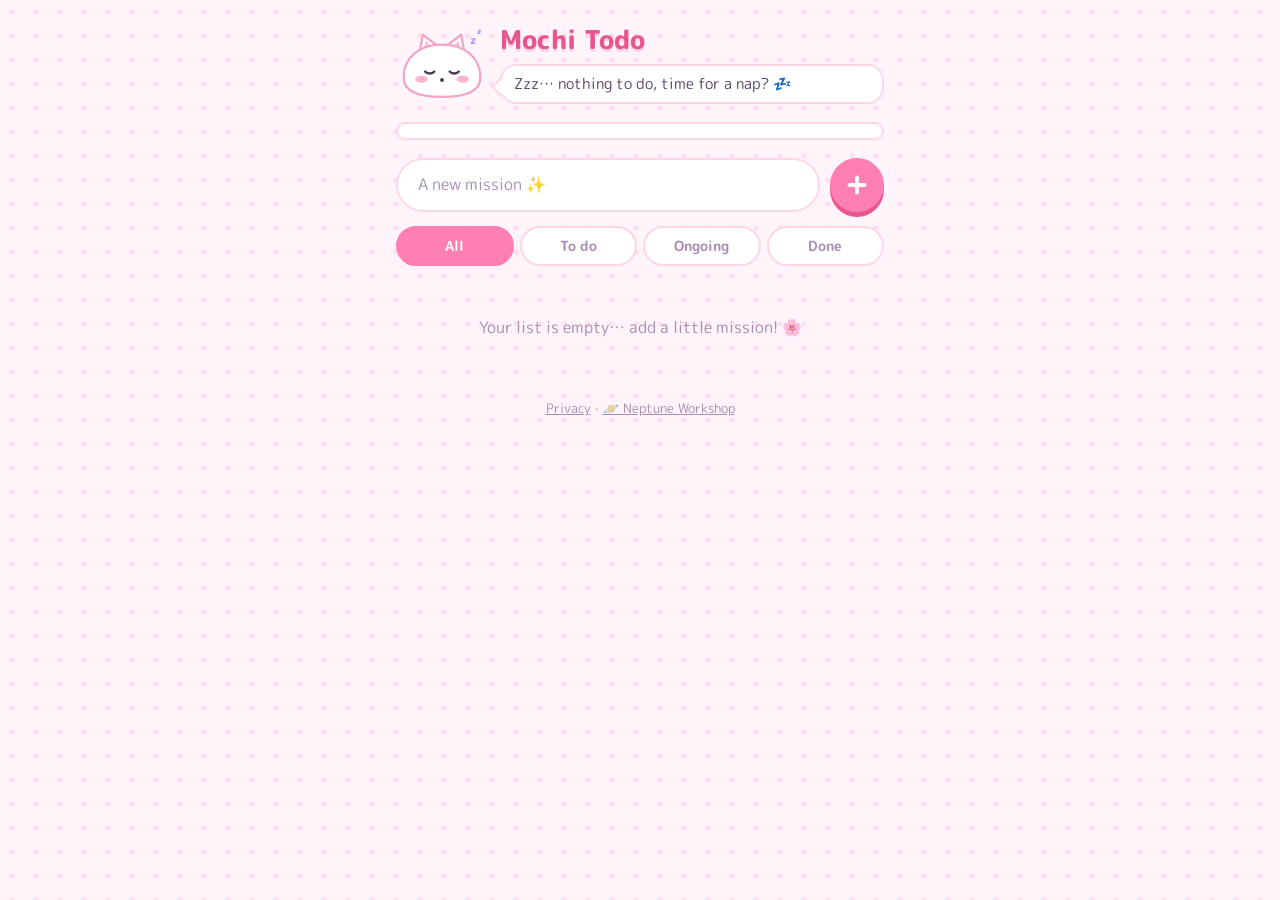
<file: index.html>
<!doctype html>
<html lang="fr">
<head>
  <meta charset="utf-8">
  <meta name="viewport" content="width=device-width, initial-scale=1, viewport-fit=cover">
  <meta name="description" content="Une todo liste toute mignonne">
  <meta name="theme-color" content="#fff4f9" media="(prefers-color-scheme: light)">
  <meta name="theme-color" content="#241b31" media="(prefers-color-scheme: dark)">
  <title>Mochi Todo</title>
  <link rel="manifest" href="manifest.webmanifest">
  <link rel="icon" href="icons/icon.svg" type="image/svg+xml">
  <link rel="apple-touch-icon" href="icons/icon-192.png">
  <link rel="preconnect" href="https://fonts.googleapis.com">
  <link rel="preconnect" href="https://fonts.gstatic.com" crossorigin>
  <link rel="stylesheet" href="https://fonts.googleapis.com/css2?family=M+PLUS+Rounded+1c:wght@400;700;800&display=swap">
  <link rel="stylesheet" href="style.css">
</head>
<body>
  <main class="app">
    <header class="hero">
      <svg class="mochi" viewBox="0 0 120 100" aria-hidden="true" data-mood="sleepy">
        <path d="M30 42 L35 14 L56 30 Z M90 42 L85 14 L64 30 Z" fill="#fff" stroke="#f3a5c5" stroke-width="3" stroke-linejoin="round"/>
        <path d="M36 34 L38.5 22 L48 30 Z M84 34 L81.5 22 L72 30 Z" fill="#ffc4dc"/>
        <path d="M10 70 C10 42 32 27 60 27 C88 27 110 42 110 70 C110 88 92 95 60 95 C28 95 10 88 10 70 Z" fill="#fff" stroke="#f3a5c5" stroke-width="3"/>
        <ellipse cx="33" cy="72" rx="8" ry="4.5" fill="#ffb3d1"/>
        <ellipse cx="87" cy="72" rx="8" ry="4.5" fill="#ffb3d1"/>
        <g class="m-normal">
          <circle cx="44" cy="62" r="5" fill="#4b3a55"/>
          <circle cx="76" cy="62" r="5" fill="#4b3a55"/>
          <circle cx="45.8" cy="60.2" r="1.7" fill="#fff"/>
          <circle cx="77.8" cy="60.2" r="1.7" fill="#fff"/>
          <path d="M54 70 q3 4 6 0 q3 4 6 0" fill="none" stroke="#4b3a55" stroke-width="2.5" stroke-linecap="round" stroke-linejoin="round"/>
        </g>
        <g class="m-happy" fill="none" stroke="#4b3a55" stroke-width="3" stroke-linecap="round">
          <path d="M38 64 q6 -9 12 0 M70 64 q6 -9 12 0"/>
          <path d="M53 69 Q60 80 67 69 Z" fill="#ff7eb3" stroke-width="2.5" stroke-linejoin="round"/>
        </g>
        <g class="m-sleepy" fill="none" stroke="#4b3a55" stroke-width="3" stroke-linecap="round">
          <path d="M38 62 q6 5 12 0 M70 62 q6 5 12 0"/>
          <circle cx="60" cy="73" r="2.5" fill="#4b3a55" stroke="none"/>
          <text x="96" y="26" font-size="14" font-weight="800" fill="#b28dff" stroke="none">z</text>
          <text x="106" y="13" font-size="10" font-weight="800" fill="#b28dff" stroke="none">z</text>
        </g>
      </svg>
      <div>
        <h1>Mochi Todo</h1>
        <p class="bubble" id="mood" aria-live="polite"></p>
      </div>
    </header>

    <div class="progress" id="progress" role="progressbar" aria-label="Progression du jour" data-i18n-label="progress" aria-valuemin="0" aria-valuemax="100" aria-valuenow="0">
      <div class="progress-fill"></div>
    </div>

    <form class="add" id="add-form">
      <input id="new-task" type="text" maxlength="120" autocomplete="off" enterkeyhint="done"
             placeholder="Une nouvelle mission ✨" aria-label="Nouvelle tâche" data-i18n-label="newTaskLabel">
      <button type="submit" aria-label="Ajouter" data-i18n-label="add">
        <svg viewBox="0 0 24 24" width="26" height="26" aria-hidden="true"><path d="M12 5v14M5 12h14" stroke="currentColor" stroke-width="3.5" stroke-linecap="round"/></svg>
      </button>
    </form>

    <nav class="filters" aria-label="Filtrer" data-i18n-label="filter">
      <button type="button" data-filter="all" data-i18n="all">Toutes</button>
      <button type="button" data-filter="todo" data-i18n="todo">À faire</button>
      <button type="button" data-filter="doing" data-i18n="doing">En cours</button>
      <button type="button" data-filter="done" data-i18n="done">Finies</button>
    </nav>

    <ul class="list" id="list"></ul>
    <p class="empty" id="empty" hidden></p>
    <p class="hint" id="hint" data-i18n="hint" hidden>Astuce : une grosse mission sur plusieurs jours ? Touche 🌙 quand tu as avancé dessus, elle compte comme une victoire du jour et revient demain.</p>

    <footer class="footer">
      <span id="count"></span>
      <button type="button" class="link" id="clear-done" data-i18n="clearDone">Nettoyer les finies 🧹</button>
    </footer>
    <p class="credits">
      <a href="privacy.html" data-i18n="privacy">Confidentialité</a> ·
      <a href="https://www.neptuneworkshop.fr/" target="_blank" rel="noopener">🪐 Neptune Workshop</a>
    </p>
  </main>

  <template id="item-tpl">
    <li class="item">
      <button type="button" class="check"></button>
      <div class="body">
        <button type="button" class="text"></button>
        <span class="chip"></span>
      </div>
      <button type="button" class="later">🌙</button>
      <button type="button" class="delete" aria-label="Supprimer" data-i18n-label="delete">
        <svg viewBox="0 0 24 24" width="18" height="18" aria-hidden="true"><path d="M6 6l12 12M18 6L6 18" stroke="currentColor" stroke-width="3" stroke-linecap="round"/></svg>
      </button>
    </li>
  </template>

  <script src="i18n.js"></script>
  <script src="app.js"></script>
</body>
</html>
</file>
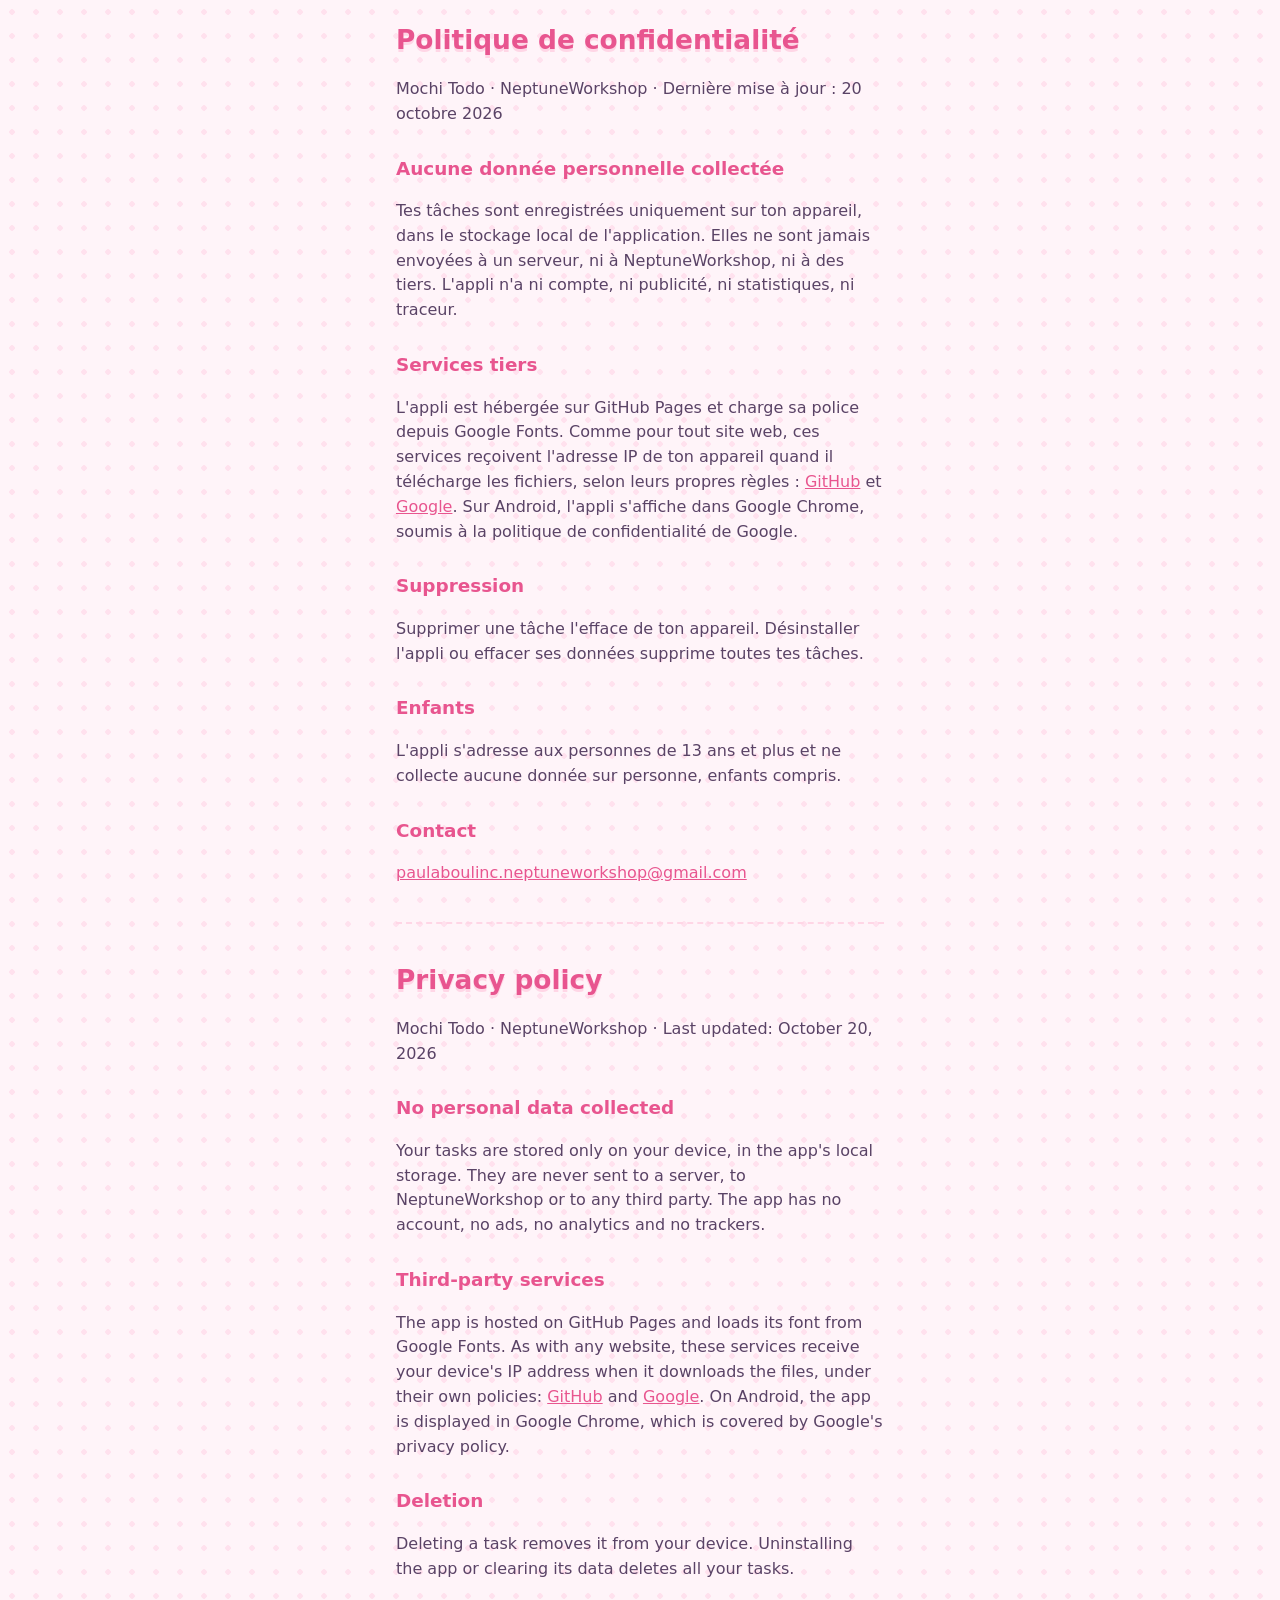
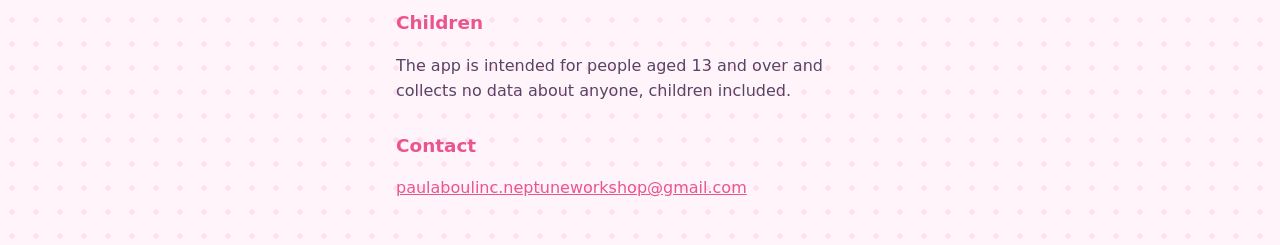
<file: privacy.html>
<!doctype html>
<html lang="fr">
<head>
  <meta charset="utf-8">
  <meta name="viewport" content="width=device-width, initial-scale=1">
  <title>Mochi Todo · Confidentialité / Privacy</title>
  <link rel="icon" href="icons/icon.svg" type="image/svg+xml">
  <link rel="stylesheet" href="style.css">
  <style>
    .app { line-height: 1.55; }
    h2 { margin: 28px 0 8px; font-size: 1.15rem; color: var(--accent-deep); }
    a { color: var(--accent-deep); }
    hr { margin: 36px 0; border: 0; border-top: 2px dashed var(--line); }
  </style>
</head>
<body>
  <main class="app">
    <h1>Politique de confidentialité</h1>
    <p>Mochi Todo · NeptuneWorkshop · Dernière mise à jour : 20 octobre 2026</p>

    <h2>Aucune donnée personnelle collectée</h2>
    <p>Tes tâches sont enregistrées uniquement sur ton appareil, dans le stockage local de l'application. Elles ne sont jamais envoyées à un serveur, ni à NeptuneWorkshop, ni à des tiers. L'appli n'a ni compte, ni publicité, ni statistiques, ni traceur.</p>

    <h2>Services tiers</h2>
    <p>L'appli est hébergée sur GitHub Pages et charge sa police depuis Google Fonts. Comme pour tout site web, ces services reçoivent l'adresse IP de ton appareil quand il télécharge les fichiers, selon leurs propres règles : <a href="https://docs.github.com/fr/site-policy/privacy-policies/github-general-privacy-statement">GitHub</a> et <a href="https://policies.google.com/privacy?hl=fr">Google</a>. Sur Android, l'appli s'affiche dans Google Chrome, soumis à la politique de confidentialité de Google.</p>

    <h2>Suppression</h2>
    <p>Supprimer une tâche l'efface de ton appareil. Désinstaller l'appli ou effacer ses données supprime toutes tes tâches.</p>

    <h2>Enfants</h2>
    <p>L'appli s'adresse aux personnes de 13 ans et plus et ne collecte aucune donnée sur personne, enfants compris.</p>

    <h2>Contact</h2>
    <p><a href="mailto:paulaboulinc.neptuneworkshop@gmail.com">paulaboulinc.neptuneworkshop@gmail.com</a></p>

    <hr>

    <h1 lang="en">Privacy policy</h1>
    <div lang="en">
      <p>Mochi Todo · NeptuneWorkshop · Last updated: October 20, 2026</p>

      <h2>No personal data collected</h2>
      <p>Your tasks are stored only on your device, in the app's local storage. They are never sent to a server, to NeptuneWorkshop or to any third party. The app has no account, no ads, no analytics and no trackers.</p>

      <h2>Third-party services</h2>
      <p>The app is hosted on GitHub Pages and loads its font from Google Fonts. As with any website, these services receive your device's IP address when it downloads the files, under their own policies: <a href="https://docs.github.com/en/site-policy/privacy-policies/github-general-privacy-statement">GitHub</a> and <a href="https://policies.google.com/privacy">Google</a>. On Android, the app is displayed in Google Chrome, which is covered by Google's privacy policy.</p>

      <h2>Deletion</h2>
      <p>Deleting a task removes it from your device. Uninstalling the app or clearing its data deletes all your tasks.</p>

      <h2>Children</h2>
      <p>The app is intended for people aged 13 and over and collects no data about anyone, children included.</p>

      <h2>Contact</h2>
      <p><a href="mailto:paulaboulinc.neptuneworkshop@gmail.com">paulaboulinc.neptuneworkshop@gmail.com</a></p>
    </div>
  </main>
</body>
</html>
</file>
<file: style.css>
:root {
  --bg: #fff4f9;
  --dots: #ffe1ee;
  --card: #ffffff;
  --ink: #5a4366;
  --ink-soft: #a78bb3;
  --line: #ffd6e6;
  --accent: #ff7eb3;
  --accent-deep: #e8558f;
  --ring: rgba(255, 126, 179, .25);
  /* Couleurs pastel des tâches */
  --c1: #ffc4dc;
  --c2: #dccbff;
  --c3: #bff0da;
  --c4: #ffdcb5;
  --c5: #c2e3ff;
  --c6: #fff1a1;
  color-scheme: light;
}

@media (prefers-color-scheme: dark) {
  :root {
    --bg: #241b31;
    --dots: #2e2440;
    --card: #322847;
    --ink: #fbe8f3;
    --ink-soft: #b7a1c7;
    --line: #463962;
    --accent-deep: #ff7eb3;
    --ring: rgba(255, 126, 179, .35);
    color-scheme: dark;
  }
}

* { box-sizing: border-box; }
[hidden] { display: none !important; }

html { -webkit-text-size-adjust: 100%; }

body {
  margin: 0;
  min-height: 100dvh;
  font-family: 'M PLUS Rounded 1c', 'Nunito', system-ui, sans-serif;
  color: var(--ink);
  background-color: var(--bg);
  background-image: radial-gradient(var(--dots) 2.5px, transparent 3px);
  background-size: 24px 24px;
  -webkit-tap-highlight-color: transparent;
}

button, input { font: inherit; color: inherit; }
button { cursor: pointer; border: 0; background: none; padding: 0; }
:focus-visible { outline: 3px solid var(--accent); outline-offset: 2px; }

.app {
  max-width: 520px;
  margin: 0 auto;
  padding:
    calc(20px + env(safe-area-inset-top))
    calc(16px + env(safe-area-inset-right))
    calc(28px + env(safe-area-inset-bottom))
    calc(16px + env(safe-area-inset-left));
}

/* Mascotte + bulle */
.hero { display: flex; align-items: center; gap: 12px; margin-bottom: 18px; }
.hero > div { flex: 1; min-width: 0; }

.mochi {
  flex: none;
  width: 92px;
  height: auto;
  transform-origin: 50% 95%;
  animation: squish 2.6s ease-in-out infinite;
}
.mochi[data-mood="happy"] { animation: hop .9s ease-in-out infinite; }
.mochi .m-happy,
.mochi .m-sleepy,
.mochi[data-mood="happy"] .m-normal,
.mochi[data-mood="sleepy"] .m-normal { display: none; }
.mochi[data-mood="happy"] .m-happy,
.mochi[data-mood="sleepy"] .m-sleepy { display: inline; }

h1 {
  margin: 0;
  font-size: 1.65rem;
  font-weight: 800;
  color: var(--accent-deep);
  text-shadow: 0 3px 0 var(--line);
}

.bubble {
  position: relative;
  margin: 6px 0 0;
  padding: 8px 12px;
  background: var(--card);
  border: 2.5px solid var(--line);
  border-radius: 16px;
  font-size: .92rem;
  line-height: 1.35;
}
.bubble::before {
  content: '';
  position: absolute;
  left: -8.5px;
  top: 14px;
  width: 12px;
  height: 12px;
  background: var(--card);
  border-left: 2.5px solid var(--line);
  border-bottom: 2.5px solid var(--line);
  transform: rotate(45deg);
}

/* Barre de progression bonbon */
.progress {
  height: 18px;
  margin-bottom: 18px;
  padding: 2px;
  background: var(--card);
  border: 2.5px solid var(--line);
  border-radius: 99px;
  overflow: hidden;
}
.progress-fill {
  width: 0;
  height: 100%;
  border-radius: inherit;
  background-color: var(--accent);
  background-image: linear-gradient(45deg, rgba(255, 255, 255, .35) 25%, transparent 25% 50%, rgba(255, 255, 255, .35) 50% 75%, transparent 75%);
  background-size: 20px 20px;
  transition: width .5s cubic-bezier(.34, 1.56, .64, 1);
  animation: stripes 1s linear infinite;
}

/* Ajout */
.add { display: flex; gap: 10px; margin-bottom: 14px; }
.add input {
  flex: 1;
  min-width: 0;
  height: 54px;
  padding: 0 20px;
  font-size: 1rem;
  background: var(--card);
  border: 2.5px solid var(--line);
  border-radius: 99px;
  outline: none;
  transition: border-color .2s, box-shadow .2s;
}
.add input::placeholder { color: var(--ink-soft); }
.add input:focus { border-color: var(--accent); box-shadow: 0 0 0 5px var(--ring); }
.add button {
  flex: none;
  display: grid;
  place-items: center;
  width: 54px;
  height: 54px;
  border-radius: 50%;
  background: var(--accent);
  color: #fff;
  box-shadow: 0 5px 0 #e8558f;
  transition: transform .1s, box-shadow .1s;
}
.add button:active { transform: translateY(4px); box-shadow: 0 1px 0 #e8558f; }

/* Filtres */
.filters { display: flex; gap: 6px; margin-bottom: 14px; }
.filters button {
  flex: 1;
  min-width: 0;
  height: 40px;
  padding: 0 4px;
  border-radius: 99px;
  border: 2.5px solid var(--line);
  background: var(--card);
  color: var(--ink-soft);
  font-size: .85rem;
  font-weight: 700;
  white-space: nowrap;
}
.filters button[aria-pressed="true"] { background: var(--accent); border-color: var(--accent); color: #fff; }

/* Liste */
.list { list-style: none; margin: 0; padding: 0; display: grid; gap: 10px; }
.item {
  display: flex;
  align-items: center;
  gap: 4px;
  min-height: 60px;
  padding: 6px 6px 6px 4px;
  background: var(--card);
  border: 2.5px solid var(--line);
  border-left: 10px solid var(--tag);
  border-radius: 20px;
  box-shadow: 0 4px 0 var(--line);
}
.item.fresh { animation: pop .45s cubic-bezier(.34, 1.56, .64, 1); }
/* Mission avancée aujourd'hui : elle se repose jusqu'à demain */
.item.rested { background: color-mix(in srgb, var(--c2) 22%, var(--card)); }

.check { flex: none; display: grid; place-items: center; width: 44px; height: 44px; }
.check::before {
  content: '';
  display: grid;
  place-items: center;
  width: 30px;
  height: 30px;
  border-radius: 50%;
  border: 3px solid var(--tag);
  background: var(--card);
  color: var(--accent-deep);
  font-size: 1rem;
  line-height: 1;
  transition: transform .2s, background-color .2s;
}
.check[aria-pressed="true"]::before { content: '♥'; background: var(--tag); color: #e8558f; transform: scale(1.08); }
.check:active::before { transform: scale(.85); }

.body { flex: 1; min-width: 0; display: flex; flex-direction: column; align-items: flex-start; }

.text {
  width: 100%;
  padding: 8px 4px;
  text-align: left;
  font-size: 1.02rem;
  line-height: 1.35;
  overflow-wrap: anywhere;
}
.done .text { color: var(--ink-soft); text-decoration: line-through 2px var(--accent); }

.chip {
  margin: -4px 0 6px 4px;
  padding: 2px 10px;
  border-radius: 99px;
  background: var(--c2);
  color: #5a4366;
  font-size: .78rem;
  font-weight: 700;
}
.done .chip { background: var(--c6); }

.edit {
  width: 100%;
  margin: 4px 0;
  padding: 8px 10px;
  font-size: 1rem;
  background: var(--bg);
  border: 2px dashed var(--accent);
  border-radius: 12px;
  outline: none;
}

.delete {
  flex: none;
  display: grid;
  place-items: center;
  width: 44px;
  height: 44px;
  border-radius: 50%;
  color: var(--ink-soft);
}
.delete:active { color: var(--accent-deep); background: var(--bg); }

/* 🌙 « j'ai avancé, la suite demain » : grisée tant qu'on ne l'a pas touchée aujourd'hui */
.later {
  flex: none;
  display: grid;
  place-items: center;
  width: 44px;
  height: 44px;
  border-radius: 50%;
  font-size: 1.25rem;
  filter: grayscale(1) opacity(.5);
  transition: filter .2s, background-color .2s, transform .1s;
}
.later[aria-pressed="true"] { filter: none; background: var(--c2); }
.later:active { transform: scale(.88); }

.empty { margin: 0; padding: 36px 12px; text-align: center; color: var(--ink-soft); }

.hint {
  margin: 14px 0 0;
  padding: 10px 14px;
  border: 2px dashed var(--line);
  border-radius: 16px;
  color: var(--ink-soft);
  font-size: .85rem;
  line-height: 1.4;
}

.footer {
  display: flex;
  justify-content: space-between;
  align-items: center;
  gap: 12px;
  min-height: 44px;
  margin-top: 18px;
  font-size: .9rem;
  color: var(--ink-soft);
}
.link { padding: 10px 4px; color: var(--accent-deep); font-weight: 700; }
.credits { margin: 24px 0 0; text-align: center; font-size: .8rem; color: var(--ink-soft); }
.credits a { color: inherit; }

/* Paillettes quand on coche */
.sparkle {
  position: fixed;
  z-index: 10;
  pointer-events: none;
  font-size: 1.1rem;
  animation: fly .7s ease-out forwards;
}

@keyframes squish {
  0%, 100% { transform: scale(1, 1); }
  50% { transform: scale(1.04, .95); }
}
@keyframes hop {
  0%, 100% { transform: translateY(0) scale(1, 1); }
  30% { transform: translateY(-8px) scale(.97, 1.04); }
  60% { transform: translateY(0) scale(1.05, .94); }
}
@keyframes pop {
  from { transform: scale(.85); opacity: 0; }
  60% { transform: scale(1.03); opacity: 1; }
  to { transform: none; }
}
@keyframes stripes { to { background-position: 20px 0; } }
@keyframes fly {
  from { transform: translate(-50%, -50%) scale(.5); opacity: 1; }
  to { transform: translate(calc(-50% + var(--dx)), calc(-50% + var(--dy))) scale(1.2) rotate(40deg); opacity: 0; }
}

@media (prefers-reduced-motion: reduce) {
  *, *::before, *::after { animation: none !important; transition: none !important; }
}
</file>
